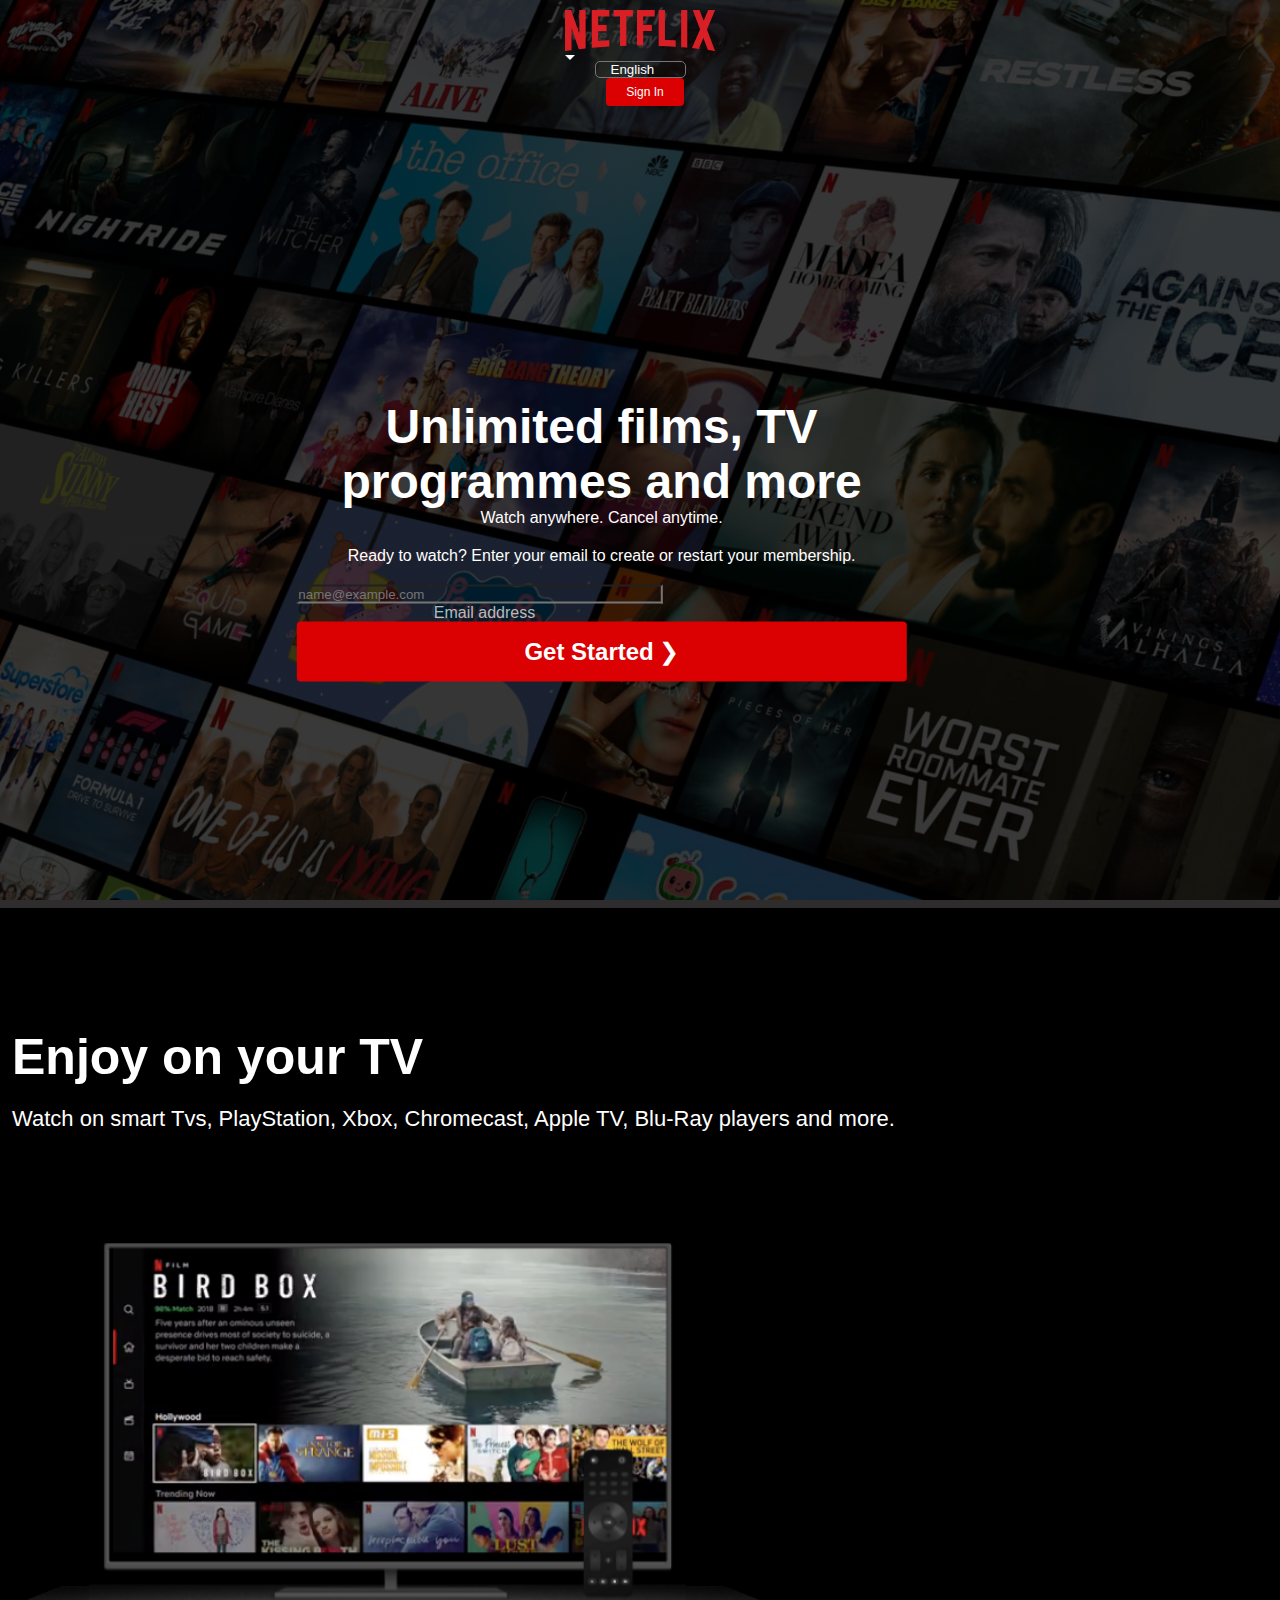
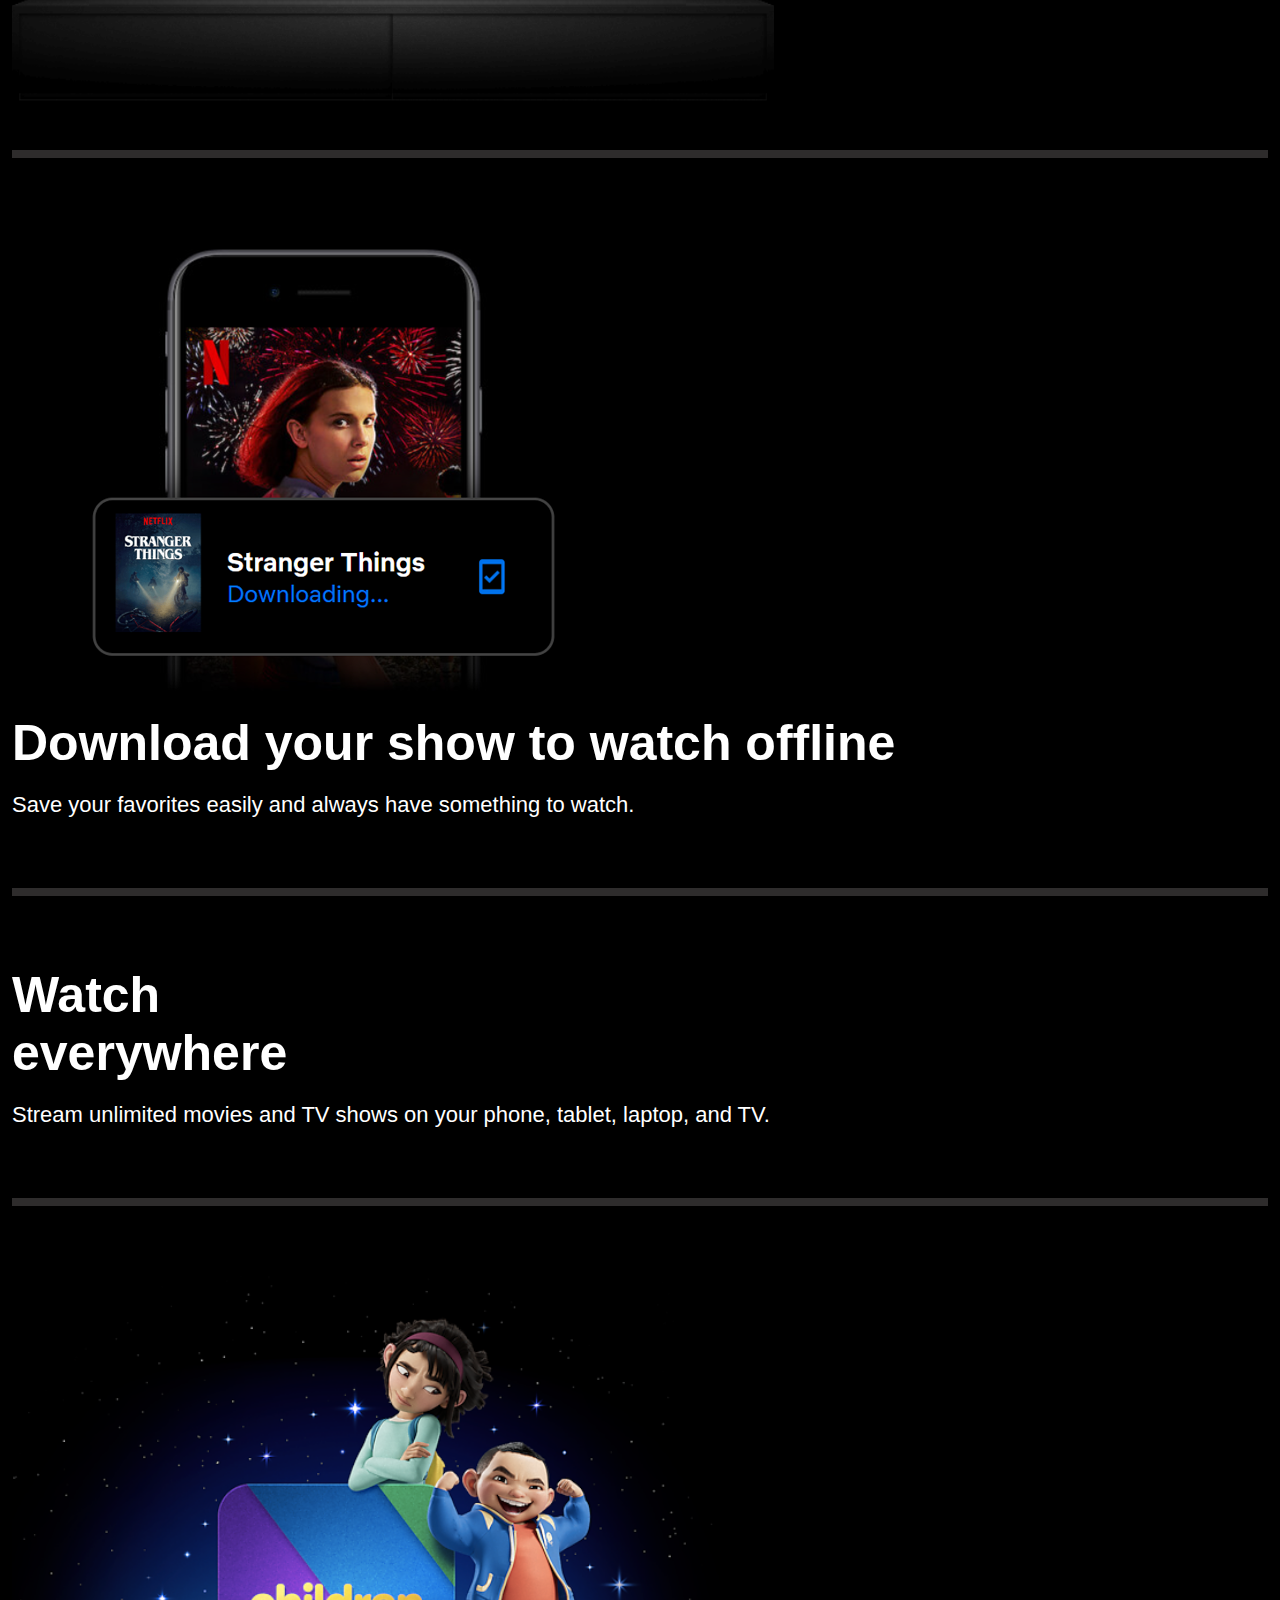
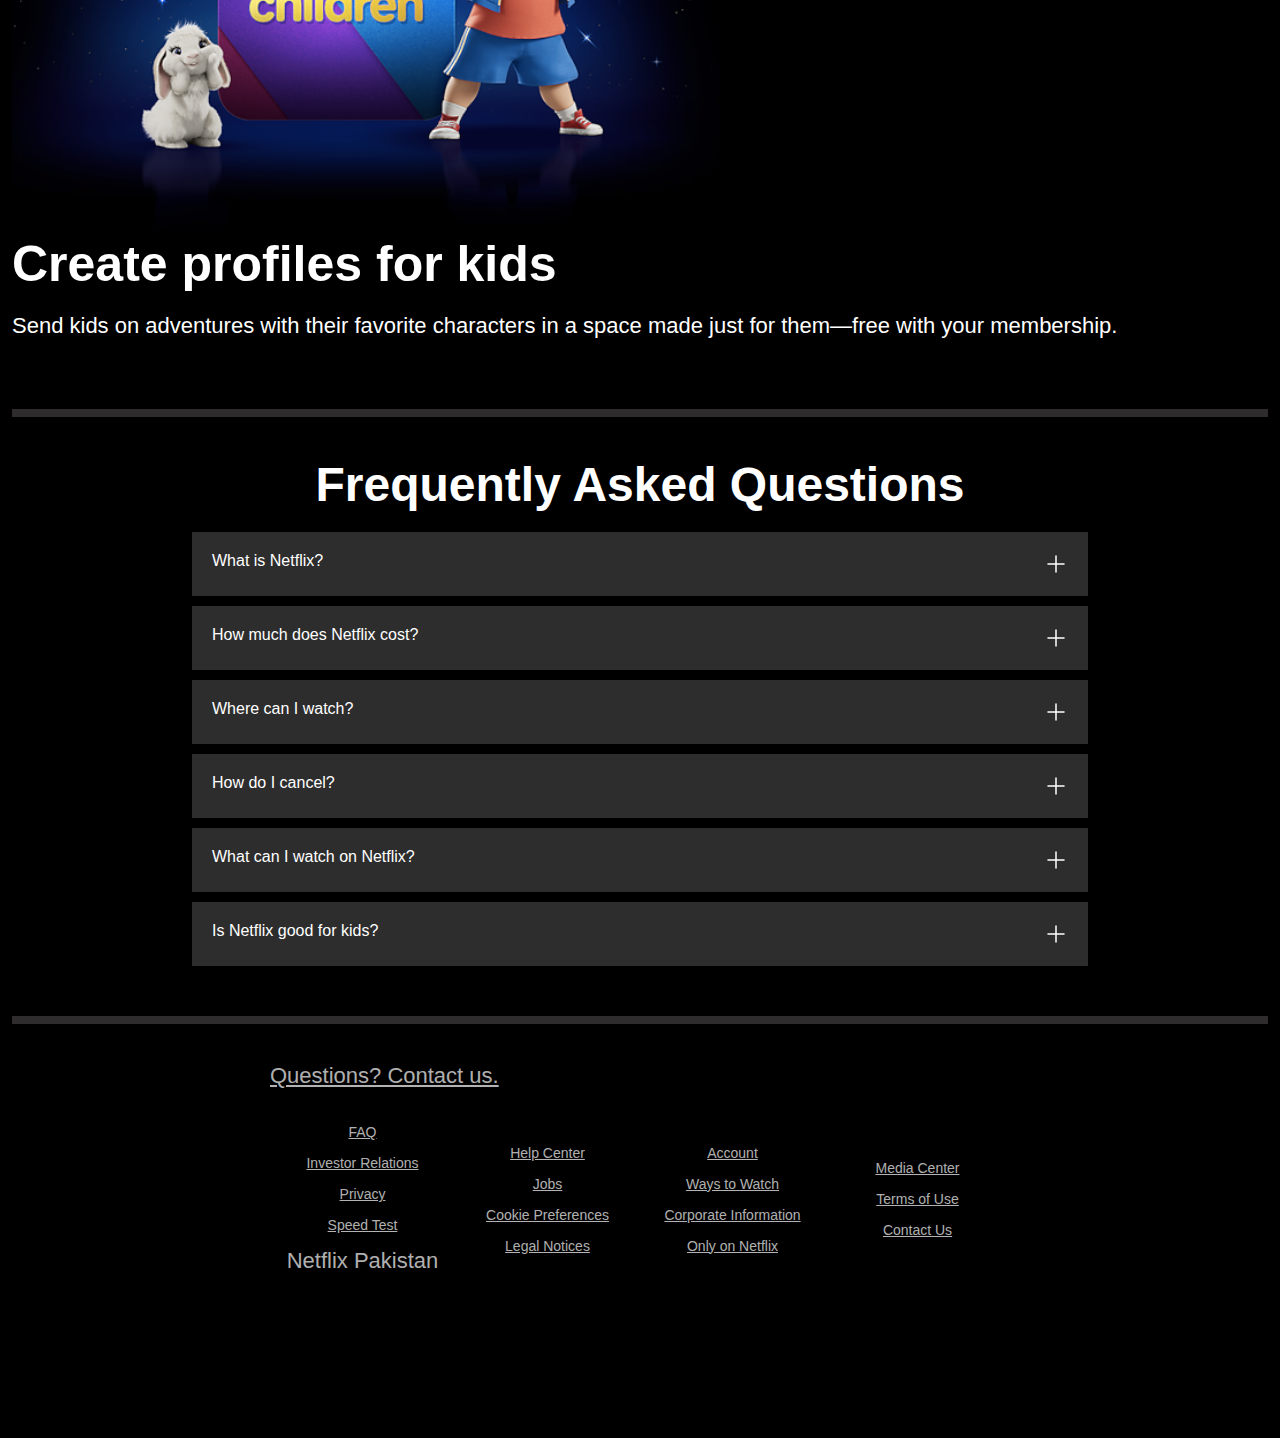
<file: index.html>
<!DOCTYPE html>
<html lang="en">

<head>
    <meta charset="UTF-8">
    <meta name="viewport" content="width=device-width, initial-scale=1.0">
    <title>Document</title>
    <link rel="stylesheet" href="style.css">
    <link href="https://cdn.jsdelivr.net/npm/bootstrap@5.0.2/dist/css/bootstrap.min.css" rel="stylesheet"
        integrity="sha384-EVSTQN3/azprG1Anm3QDgpJLIm9Nao0Yz1ztcQTwFspd3yD65VohhpuuCOmLASjC" crossorigin="anonymous">
</head>

<body>
    <header class="position-relative">
        <div class="header">
            <nav class="navbar navbar-expand">
                <div class="container">
                    <img src="./images/logo.png" class="logo">
                    <div class="collapse navbar-collapse justify-content-end" id="navbarSupportedContent">
                        <div class="py-3">
                            <div class="position-absolute">
                                <div class="arrow-down position-absolute"></div>
                            </div>
                            <select class="position-relative py-1">
                                <option value="english">English</option>
                            </select>
                        </div>
                        <a href="sign-in.html"><button type="button" class="red-btn fw-semibold">Sign
                                In</button></a>
                    </div>
                </div>
            </nav>
            <div class="header-content">
                <section class="hero container h-75 d-flex flex-column align-items-center justify-content-center">
                    <h1 class="hero-title text-white text-center">Unlimited films, TV programmes and more</h1>
                    <h4>Watch anywhere. Cancel anytime.</h4>
                    <p>Ready to watch? Enter your email to create or restart your membership.</p>
                    <form class="row g-3 d-flex align-items-center justify-content-center w-100 w-lg-75">
                        <div class="form-floating col-auto">
                            <input type="email" class="form-control" id="floatingInput" placeholder="name@example.com">
                            <label for="floatingInput">Email address</label>
                        </div>
                        <div class="col-auto">
                            <button type="submit" class="get-started-btn "><b>Get Started</b></button>
                        </div>
                    </form>
            </div>
        </div>
        <div class="separation"></div>
        <div class="features">
            <div id="container">
                <div class="container d-flex row m-auto">
                    <div class="d-flex flex-column justify-content-center col-12 col-lg-6">
                        <h2 class="section-title text-center text-lg-start">Enjoy on your TV</h2>
                        <p class="section-paragraph text-center text-lg-start">Watch on smart Tvs, PlayStation, Xbox,
                            Chromecast, Apple TV, Blu-Ray players and more.</p>
                    </div>
                    <div class="col" style="padding-bottom: 40px;">
                        <img class="img-fluid" src="./images/feature-1.png" alt="tv">
                    </div>
                </div>
            <div class="separation"></div>
            <div id="container">
                <div class="container d-flex row m-auto">
                    <div class="col-12 col-lg-6">
                        <img class="img-fluid" src="./images/feature-2.png" alt="tv">
                    </div>
                    <div class="d-flex flex-column justify-content-center col-12 col-lg-6">
                        <h2 class="section-title text-center text-lg-start">Download your show to watch offline</h2>
                        <p class="section-paragraph text-center text-lg-start">Save your favorites easily and always
                            have something to watch.</p>
                    </div>
                </div>
            </div>
            <div class="separation"></div>
            <div id="container">
                <div class="container d-flex row m-auto">
                    <div class="d-flex flex-column justify-content-center col-12 col-lg-6">
                        <h2 class="section-title text-center text-lg-start">Watch<br> everywhere</h2>
                        <p class="section-paragraph text-center text-lg-start">Stream unlimited movies and TV shows on
                            your phone, tablet, laptop, and TV.</p>
                    </div>
                </div>
            </div>
            <div class="separation"></div>
            <div id="container">
                <div class="container d-flex row m-auto">
                    <div class="col-12 col-lg-6">
                        <img class="img-fluid" src="./images/feature-4.png" alt="tv">
                    </div>
                    <div class="d-flex flex-column justify-content-center col-12 col-lg-6">
                        <h2 class="section-title text-center text-lg-start">Create profiles for kids</h2>
                        <p class="section-paragraph text-center text-lg-start">Send kids on adventures with their
                            favorite characters in a space made just for them—free with your membership.</p>
                    </div>
                </div>
            </div>
        </div>
        <div class="separation"></div>
        <div class="Questions">
            <section class="faq">
                <h2>Frequently Asked Questions</h2>
                <div class="faqbox">
                    <span>What is Netflix?</span>
                    <svg xmlns="http://www.w3.org/2000/svg" viewBox="0 0 24 24" width="24" height="24" color="#000000"
                        fill="white">
                        <path d="M12 4V20M20 12H4" stroke="currentColor" stroke-width="1.5" stroke-linecap="round"
                            stroke-linejoin="round" />
                    </svg>
                </div>
                <div class="faqbox">
                    <span>How much does Netflix cost?</span>
                    <svg xmlns="http://www.w3.org/2000/svg" viewBox="0 0 24 24" width="24" height="24" color="#000000"
                        fill="white">
                        <path d="M12 4V20M20 12H4" stroke="currentColor" stroke-width="1.5" stroke-linecap="round"
                            stroke-linejoin="round" />
                    </svg>
                </div>
                <div class="faqbox">
                    <span>Where can I watch?</span>
                    <svg xmlns="http://www.w3.org/2000/svg" viewBox="0 0 24 24" width="24" height="24" color="#000000"
                        fill="white">
                        <path d="M12 4V20M20 12H4" stroke="currentColor" stroke-width="1.5" stroke-linecap="round"
                            stroke-linejoin="round" />
                    </svg>
                </div>
                <div class="faqbox">
                    <span>How do I cancel?</span>
                    <svg xmlns="http://www.w3.org/2000/svg" viewBox="0 0 24 24" width="24" height="24" color="#000000"
                        fill="white">
                        <path d="M12 4V20M20 12H4" stroke="currentColor" stroke-width="1.5" stroke-linecap="round"
                            stroke-linejoin="round" />
                    </svg>
                </div>
                <div class="faqbox">
                    <span>What can I watch on Netflix?</span>
                    <svg xmlns="http://www.w3.org/2000/svg" viewBox="0 0 24 24" width="24" height="24" color="#000000"
                        fill="white">
                        <path d="M12 4V20M20 12H4" stroke="currentColor" stroke-width="1.5" stroke-linecap="round"
                            stroke-linejoin="round" />
                    </svg>
                </div>
                <div class="faqbox">
                    <span>Is Netflix good for kids?</span>
                    <svg xmlns="http://www.w3.org/2000/svg" viewBox="0 0 24 24" width="24" height="24" color="#000000"
                        fill="white">
                        <path d="M12 4V20M20 12H4" stroke="currentColor" stroke-width="1.5" stroke-linecap="round"
                            stroke-linejoin="round" />
                    </svg>
                </div>
            </section>

            <div class="separation"></div>
            <div class="faq-section">
                <footer>
                    <div class="question">
                        Questions? Contact us.
                    </div>
                    <div class="footer">
                        <div class="footer-item">
                            <a href="faq">FAQ</a>
                            <a href="faq">Investor Relations</a>
                            <a href="faq">Privacy</a>
                            <a href="faq">Speed Test</a>
                            <span style="font-size: 14px,; color: #ffffffb3;">Netflix Pakistan</span>
                        </div>
                        <div class="footer-item">
                            <a href="faq">Help Center</a>
                            <a href="faq">Jobs</a>
                            <a href="faq">Cookie Preferences</a>
                            <a href="faq">Legal Notices</a>
                        </div>

                        <div class="footer-item">
                            <a href="faq">Account</a>
                            <a href="faq">Ways to Watch</a>
                            <a href="faq">Corporate Information</a>
                            <a href="faq">Only on Netflix</a>
                        </div>
                        <div class="footer-item">
                            <a href="faq">Media Center</a>
                            <a href="faq">Terms of Use</a>
                            <a href="faq">Contact Us</a>
                        </div>
                    </div>

                </footer>
            </div>



            <script src="https://cdn.jsdelivr.net/npm/bootstrap@5.0.2/dist/js/bootstrap.bundle.min.js"
                integrity="sha384-MrcW6ZMFYlzcLA8Nl+NtUVF0sA7MsXsP1UyJoMp4YLEuNSfAP+JcXn/tWtIaxVXM"
                crossorigin="anonymous"></script>
</body>

</html>
</file>
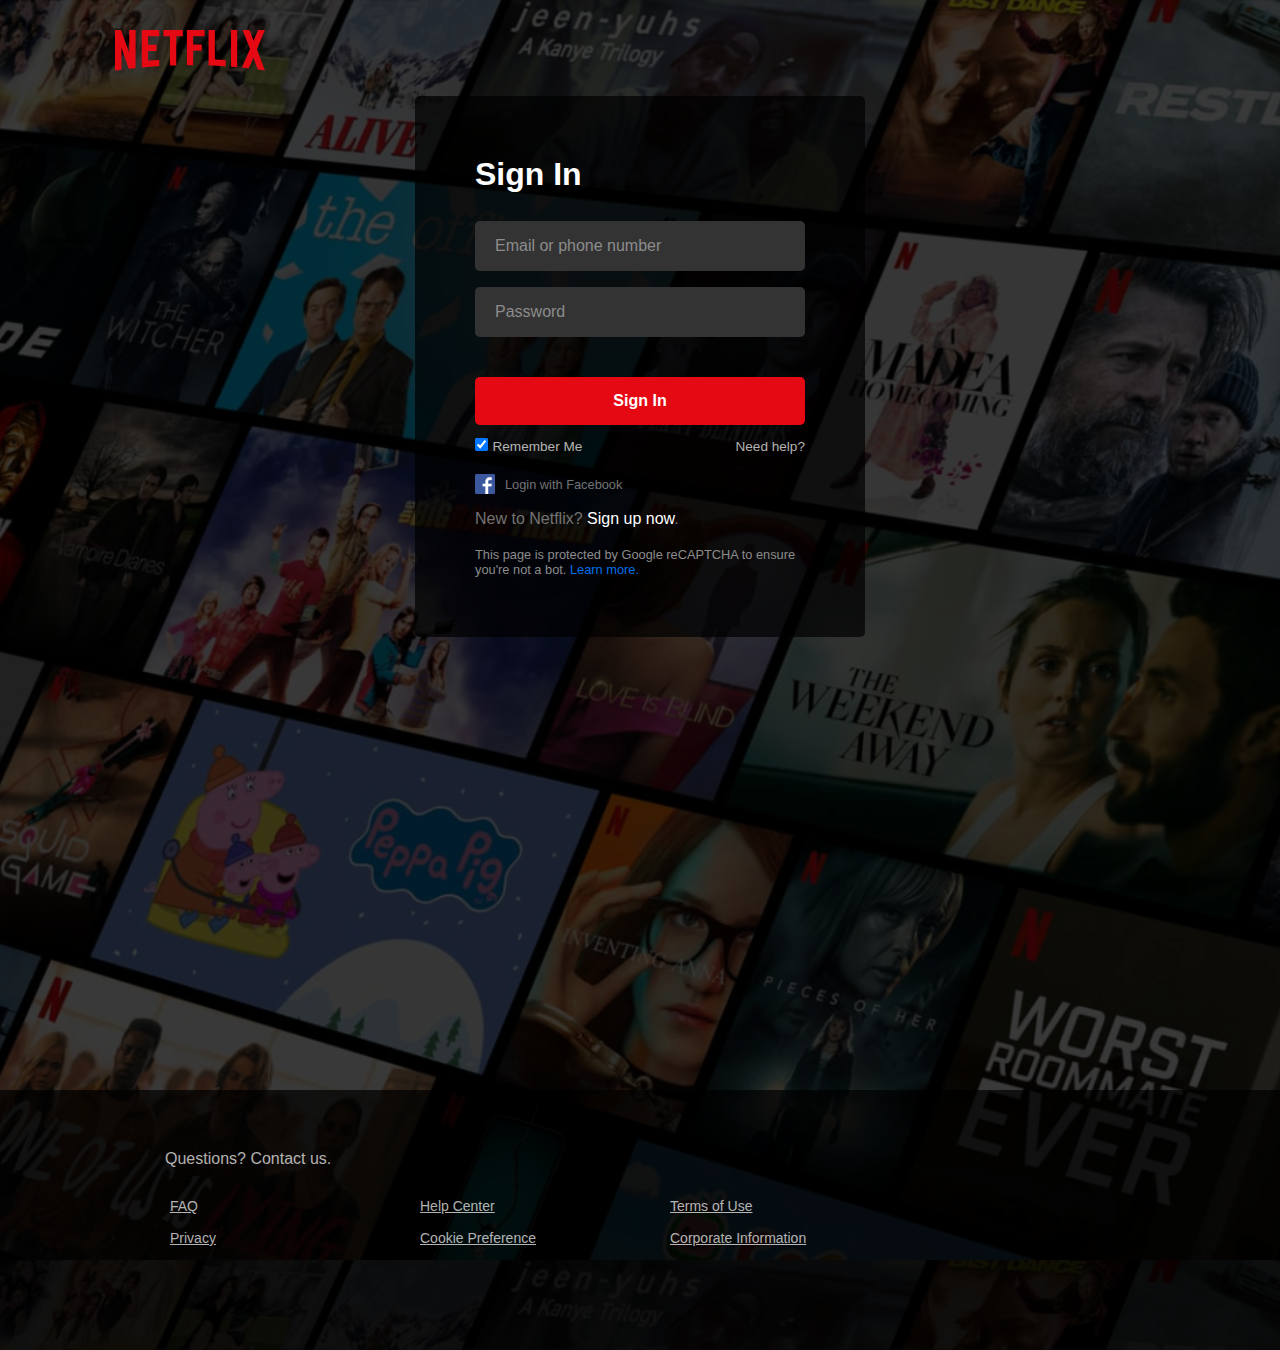
<file: sign-in.html>
<!DOCTYPE html>
<html lang="en">

<head>
    <meta charset="UTF-8">
    <meta http-equiv="X-UA-Compatible" content="IE=edge">
    <meta name="viewport" content="width=device-width, initial-scale=1.0">
    <link rel="stylesheet" href="sign-style.css">
    <title>Netflix SignIn Page Clone</title>
</head>

<body>
    <div class="container">
        <div class="logo">
            <svg viewBox="0 0 111 30" class="svg-icon svg-icon-netflix-logo" focusable="true">
                <g id="netflix-logo">
                    <path
                        d="M105.06233,14.2806261 L110.999156,30 C109.249227,29.7497422 107.500234,29.4366857 105.718437,29.1554972 L102.374168,20.4686475 L98.9371075,28.4375293 C97.2499766,28.1563408 95.5928391,28.061674 93.9057081,27.8432843 L99.9372012,14.0931671 L94.4680851,-5.68434189e-14 L99.5313525,-5.68434189e-14 L102.593495,7.87421502 L105.874965,-5.68434189e-14 L110.999156,-5.68434189e-14 L105.06233,14.2806261 Z M90.4686475,-5.68434189e-14 L85.8749649,-5.68434189e-14 L85.8749649,27.2499766 C87.3746368,27.3437061 88.9371075,27.4055675 90.4686475,27.5930265 L90.4686475,-5.68434189e-14 Z M81.9055207,26.93692 C77.7186241,26.6557316 73.5307901,26.4064111 69.250164,26.3117443 L69.250164,-5.68434189e-14 L73.9366389,-5.68434189e-14 L73.9366389,21.8745899 C76.6248008,21.9373887 79.3120255,22.1557784 81.9055207,22.2804387 L81.9055207,26.93692 Z M64.2496954,10.6561065 L64.2496954,15.3435186 L57.8442216,15.3435186 L57.8442216,25.9996251 L53.2186709,25.9996251 L53.2186709,-5.68434189e-14 L66.3436123,-5.68434189e-14 L66.3436123,4.68741213 L57.8442216,4.68741213 L57.8442216,10.6561065 L64.2496954,10.6561065 Z M45.3435186,4.68741213 L45.3435186,26.2498828 C43.7810479,26.2498828 42.1876465,26.2498828 40.6561065,26.3117443 L40.6561065,4.68741213 L35.8121661,4.68741213 L35.8121661,-5.68434189e-14 L50.2183897,-5.68434189e-14 L50.2183897,4.68741213 L45.3435186,4.68741213 Z M30.749836,15.5928391 C28.687787,15.5928391 26.2498828,15.5928391 24.4999531,15.6875059 L24.4999531,22.6562939 C27.2499766,22.4678976 30,22.2495079 32.7809542,22.1557784 L32.7809542,26.6557316 L19.812541,27.6876933 L19.812541,-5.68434189e-14 L32.7809542,-5.68434189e-14 L32.7809542,4.68741213 L24.4999531,4.68741213 L24.4999531,10.9991564 C26.3126816,10.9991564 29.0936358,10.9054269 30.749836,10.9054269 L30.749836,15.5928391 Z M4.78114163,12.9684132 L4.78114163,29.3429562 C3.09401069,29.5313525 1.59340144,29.7497422 0,30 L0,-5.68434189e-14 L4.4690224,-5.68434189e-14 L10.562377,17.0315868 L10.562377,-5.68434189e-14 L15.2497891,-5.68434189e-14 L15.2497891,28.061674 C13.5935889,28.3437998 11.906458,28.4375293 10.1246602,28.6868498 L4.78114163,12.9684132 Z"
                        id="Fill-14"></path>
                </g>
            </svg>
        </div>
        <div class="form-container">

            <form>
                <h1>Sign In</h1>
                <div class="form-group">
                    <input type="text" required>
                    <label>Email or phone number</label>
                </div>
                <div class="form-group">
                    <input type="password" required>
                    <label>Password</label>
                </div>
                <button>Sign In</button>
                <div class="remember">
                    <div class="left">
                        <input type="checkbox" checked id="remember">
                        <label for="remember">Remember Me</label>
                    </div>
                    <div class="right">
                        <a href="#">Need help?</a>
                    </div>
                </div>
                <div class="facebook-login">
                    <img src="./images/fb-logo.png">
                    <a href="#">Login with Facebook</a>
                </div>
                <div class="signup">
                    <p>New to Netflix? <a href="#">Sign up now</a>.</p>
                </div>
                <p class="captcha">
                    This page is protected by Google reCAPTCHA to ensure you're not a bot.
                    <a href="#">Learn more.</a>
                </p>
            </form>
        </div>
        <footer>
            <div class="top">
                <a href="#" id="question">Questions? Contact us.</a>
            </div>

            <div class="links">
                <a href="#">FAQ</a>
                <a href="#">Help Center</a>
                <a href="#">Terms of Use</a>
                <a href="#">Privacy</a>
                <a href="#">Cookie Preference</a>
                <a href="#">Corporate Information</a>
            </div>
        </footer>
    </div>
</body>

</html>
</file>
<file: style.css>
* {
    margin: 0;
    padding: 0;
    font-family: Arial, Helvetica, sans-serif;
    box-sizing: border-box;

}


body {
    background: black;
    color: #fff;
}

.header {
    width: 100%;
    height: 100vh;
    background-image: linear-gradient(rgba(0, 0, 0, 0.7), rgba(0, 0, 0, 0.7)), url("./images/bg_image.png");
    background-size: cover;
    background-position: center;
    padding: 10px 8%;
    position: relative;
    padding: 10px 5%;
    text-align: center;
}
.container {
    display: inline-block;
    /* justify-content: center; */
}

.logo {
    width: 150px;
    max-width: 100%;
}

#navbarSupportedContent button {
    border: 0;
    outline: 0;
    background: #db0001;
    color: white;
    padding: 7px 20px;
    font-size: 12px;
    border-radius: 4px;
    margin-left: 10px;
    cursor: pointer;
}

select {
    background: transparent;
    color: #fff;
    padding-left: 15px;
    padding-right: 30px;
    appearance: none;
    border-radius: 5px;
}

.arrow-down {
    width: 0;
    height: 0;
    border-left: 5px solid transparent;
    border-right: 5px solid transparent;
    border-top: 5px solid #fff;
    top: 15px;
    right: -90px;
}

.header-content {
    position: absolute;
    top: 50%;
    left: 47%;
    transform: translate(-50%, -50%);
    text-align: center;
    margin-top: 100px;
    color: white;
}

.hero-title {
    font-size: 3rem;
    font-weight: 800;
}

.header-content h4 {
    font-weight: 400;
    margin-bottom: 20px;
}

form {
    width: 60%;
}

form #floatingInput {
    color: #fff;
}

form .form-control:focus {
    border-color: #fff;
    box-shadow: none;
    border-width: medium;
}

form .form-floating>.form-control:focus~label {
    color: rgba(255, 255, 255, 0.7);
}

form .form-floating>.form-control:focus~label::after {
    background-color: transparent;
}

form .form-floating {
    width: 60%;
}

form #floatingInput {
    background: transparent;
}

form label {
    color: rgba(255, 255, 255, 0.7);
    margin-left: 10px;
}

.get-started-btn {
    color: #fff;
    height: 60px;
    font-size: 1.5rem;
    padding-right: 25px;
    padding-left: 25px;
    background-color: #db0001;
    border: 0;
    outline: 0;
    cursor: pointer;
    border-radius: 4px;
}

.get-started-btn::after {
    content: "\276F";
    margin-left: 5px;
}

.features {
    background-color: black;
    color: #fff;
    padding: 50px 12px;
    font-size: 22px;
}

.features #container {
    margin: 70px 0;
}

.features #container1 {
    padding-left: 200px;
    margin: 70px 0;
}

.separation {
    width: 100%;
    height: 0.5rem;
    background-color: rgb(46, 44, 44);
}

.features h2 {
    font-size: 50px;
    font-weight: 600;
    margin-bottom: 20px;
}

#floatinginput {
    width: 50%;
}

.Questions {
    background-color: black;
    color: white;
    padding-bottom: 40px;
}

.faq {

    padding-top: 40px;
    padding-bottom: 40px;
}

.faq h2 {
    text-align: center;
    font-size: 48px;
    font-weight: 800;
}

.faqbox:hover {
    background-color: #414141;
    color: white;
}

.faqbox svg {
    filter: invert(1);
}

.faqbox {
    transition: all 0.3s ease-out;
    font-size: 24px;
    display: flex;
    justify-content: space-between;
    background-color: #2d2d2d;
    padding: 24px;
    max-width: 70vw;
    margin: 10px auto;
    cursor: pointer;
}

.faq-section {
    background-color: black;
    padding-bottom: 50px;
}

footer {

    color: white;
    max-width: 60vw;
    margin: auto;
    padding: 14px;
}

.footer {

    display: grid;
    grid-template-columns: 1fr 1fr 1fr 1fr;
    color: white;
}

.footer a {
    font-size: 14px;
    color: #ffffffb3;
}

.footer a:hover {
    color: #ffffffb3;
}

.question {
    padding: 25px 0;
    color: #ffffffb3;
    text-decoration: underline;
    cursor: pointer;

}

.footer-item {
    display: flex;
    flex-direction: column;
    gap: 15px;
}

form {
    width: 90%;
    margin: 20px auto;
}

form #floatingInput {
    width: 100%;
}

.get-started-btn {
    width: 100%;
}


.features .container {
    flex-direction: row;
}

.features img {
    max-width: 100%;
}


.faqbox {
    font-size: 16px;
    padding: 20px;
}

.footer-item {
    text-align: center;
    margin-bottom: 10px;
    margin: 10px 0;
}

.footer {
    flex-direction: column;
    align-items: center;
    text-align: center;
}


@media only screen and (min-width: 320px) and (max-width: 480px) {
    .header {
        padding: 5px;
    }

    .hero-title {
        font-size: 24px;
    }

    form {
        width: 100%;
    }

    .get-started-btn {
        font-size: 16px;
    }

    .faqbox {
        font-size: 14px;
    }

    .footer {
        padding: 20px;
    }
}
</file>
<file: sign-style.css>
* {
    margin: 0;
    padding: 0;
    box-sizing: border-box;
    font-family: 'Poppins', sans-serif;
}

body {
    background-image: linear-gradient(rgba(0, 0, 0, .7), rgba(0, 0, 0, .7)), url("./images/bg_image.png");
    background-size: cover;
    background-position: center;
    overflow-x: hidden;
}

.container {
    min-height: 140vh;
}

.logo {
    width: 150px;
    fill: #e50914;
    position: absolute;
    top: 30px;
    left: 115px;
}

form {
    color: #fff;
    background-color: rgba(0, 0, 0, .7);
    border-radius: .3rem;
    width: 450px;
    position: absolute;
    left: 50%;
    transform: translateX(-50%);
    padding: 60px;
    margin-top: 6rem;
}

form h1 {
    margin-bottom: 28px;
}

.form-group {
    width: 100%;
    height: 50px;
    margin-bottom: 16px;
    position: relative;
}

.form-group input {
    width: 100%;
    height: 100%;
    background-color: #333;
    border: none;
    border-radius: .3rem;
    outline: none;
    color: #fff;
    padding: 16px 20px 0;
    font-size: 1rem;
}

.form-group label {
    position: absolute;
    top: 50%;
    left: 20px;
    transform: translateY(-50%);
    color: #8c8c8c;
    pointer-events: none;
    transition: 200ms ease-in-out transform,
        200ms ease-in-out font-size;
}

.form-group input:focus~label,
.form-group input:valid~label {
    transform: translateY(-1.25rem);
    font-size: .7rem;
}

form button {
    width: 100%;
    height: 48px;
    font-size: 1rem;
    background-color: #e50914;
    color: #fff;
    font-weight: 600;
    border: none;
    border-radius: .3rem;
    cursor: pointer;
    margin: 24px 0 12px;
}

.remember {
    display: flex;
    align-items: center;
    justify-content: space-between;
}

.remember label {
    font-size: .85rem;
    color: #b3b3b3;
}

.remember a {
    color: #b3b3b3;
    font-size: .85rem;
    text-decoration: none;
}

.remember a:hover {
    text-decoration: underline;
}

.facebook-login {
    margin-top: 1.2rem;
    display: flex;
    align-items: center;
}

.facebook-login img {
    width: 20px;
    aspect-ratio: 1;
    margin-right: 10px;
}

.facebook-login a {
    color: #737373;
    font-size: .8rem;
    text-decoration: none;
}

.signup {
    margin-top: 16px;
}

.signup p {
    color: #737373;
}

.signup p a {
    color: #fff;
    text-decoration: none;
}

.signup p a:hover {
    text-decoration: underline;
}

.captcha {
    font-size: .8rem;
    color: #8c8c8c;
    margin-top: 1.2rem;
}

.captcha a {
    color: #0071eb;
    text-decoration: none;
}

.captcha a:hover {
    text-decoration: underline;
}

footer {
    position: absolute;
    left: 0;
    bottom: -50vh;
    width: 100%;
    height: 260px;
    background-color: rgba(0, 0, 0, .7);
    padding: 30px 170px;
}

footer a {
    color: #ffffffb3;
}

footer a:hover {
    text-decoration: underline;
}

footer .top {
    margin: 30px;
    margin-left: -5px
}

#question {
    text-decoration: none;
}

footer .links {
    display: flex;
    flex-wrap: wrap;
}

footer .links a {
    display: inline-block;
    width: 250px;
    margin-bottom: 16px;
    font-size: 14px;
}

@media (max-width:740px) {


    .logo {
        padding: 20px;
    }

    #netflix-logo {
        width: 140px;
    }

    .form-container {
        width: 100%;
        top: 43%;
    }

    .form-container .form-group {
        margin: 25px 0 40px
    }

    footer .top {
        max-width: 412px;
    }
}


@media (max-width: 740px) {
    .logo {
        padding: 20px;
    }


    #netflix-logo {
        width: 100px;
    }

    .form-container {
        top: 40%;
    }


    .form-container .form-group {
        margin: 20px 0;
    }

    footer .top {
        max-width: 100%;
    }
}
</file>
